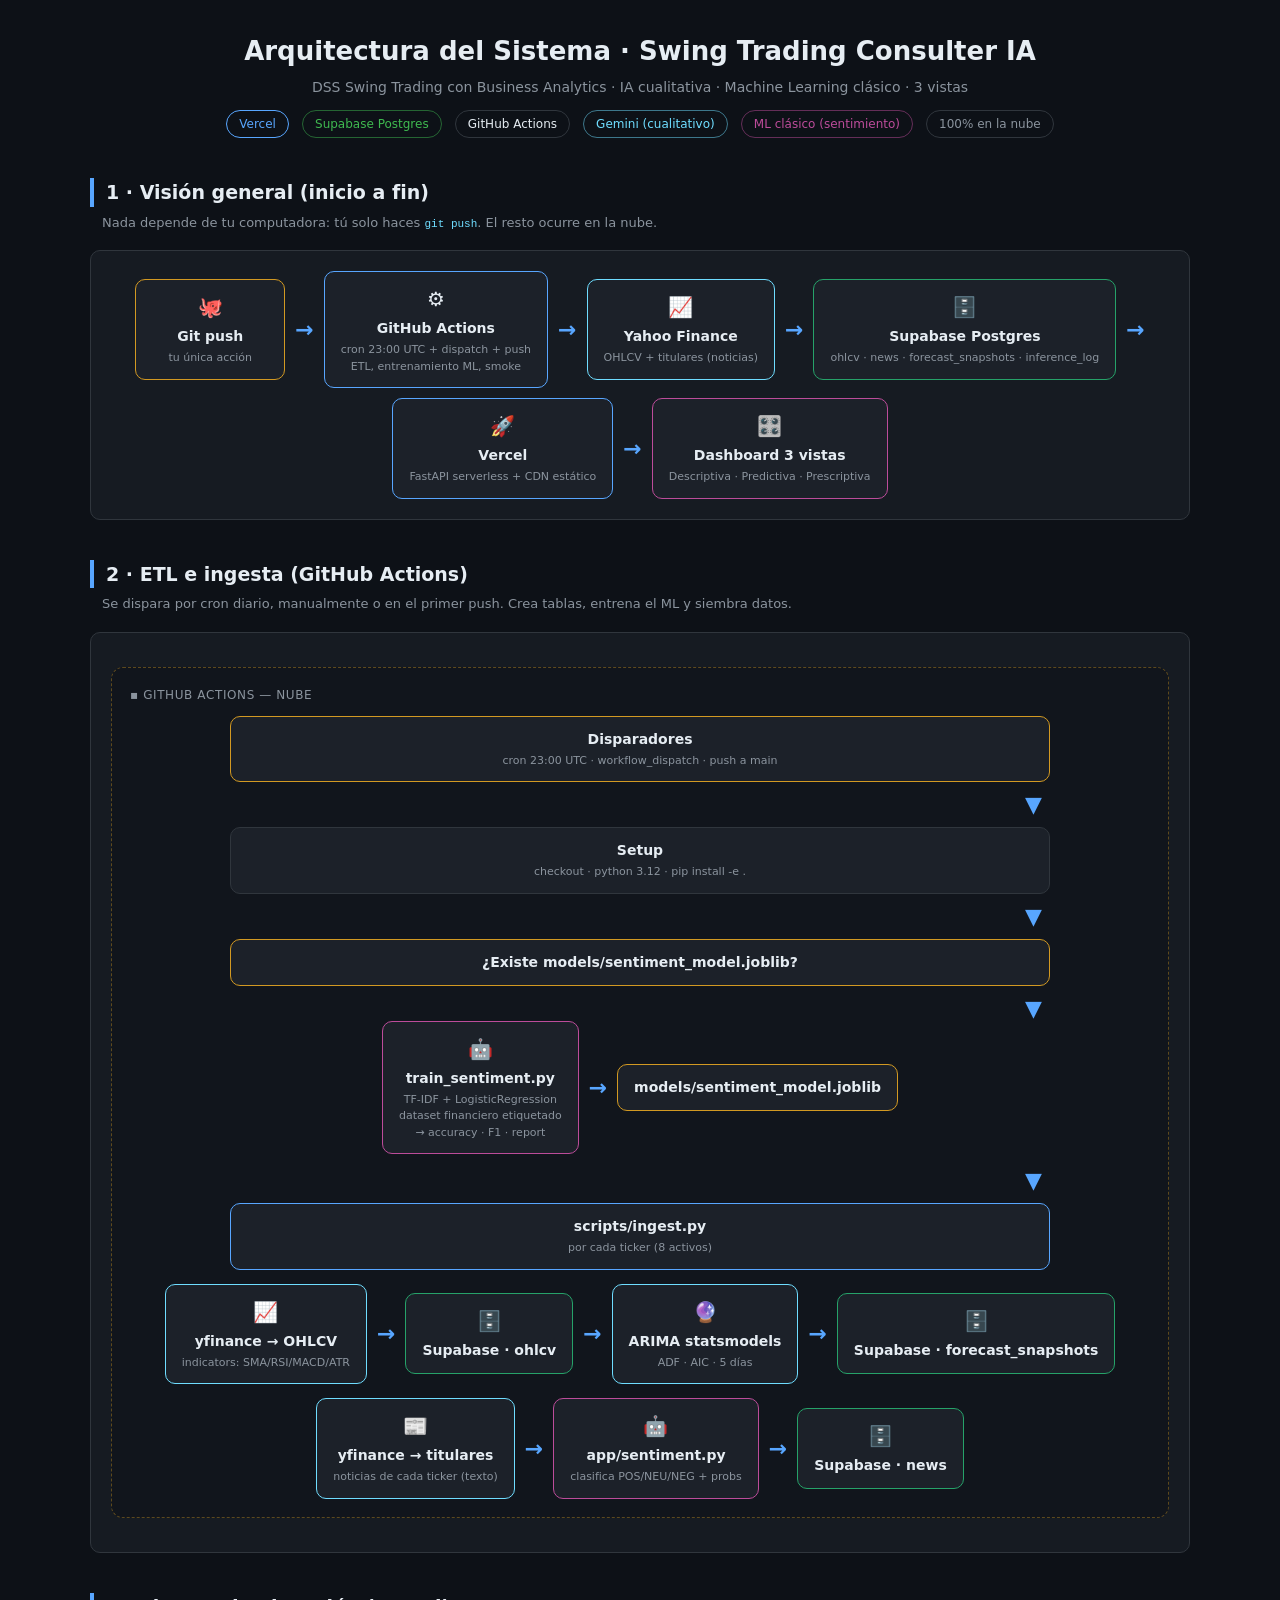
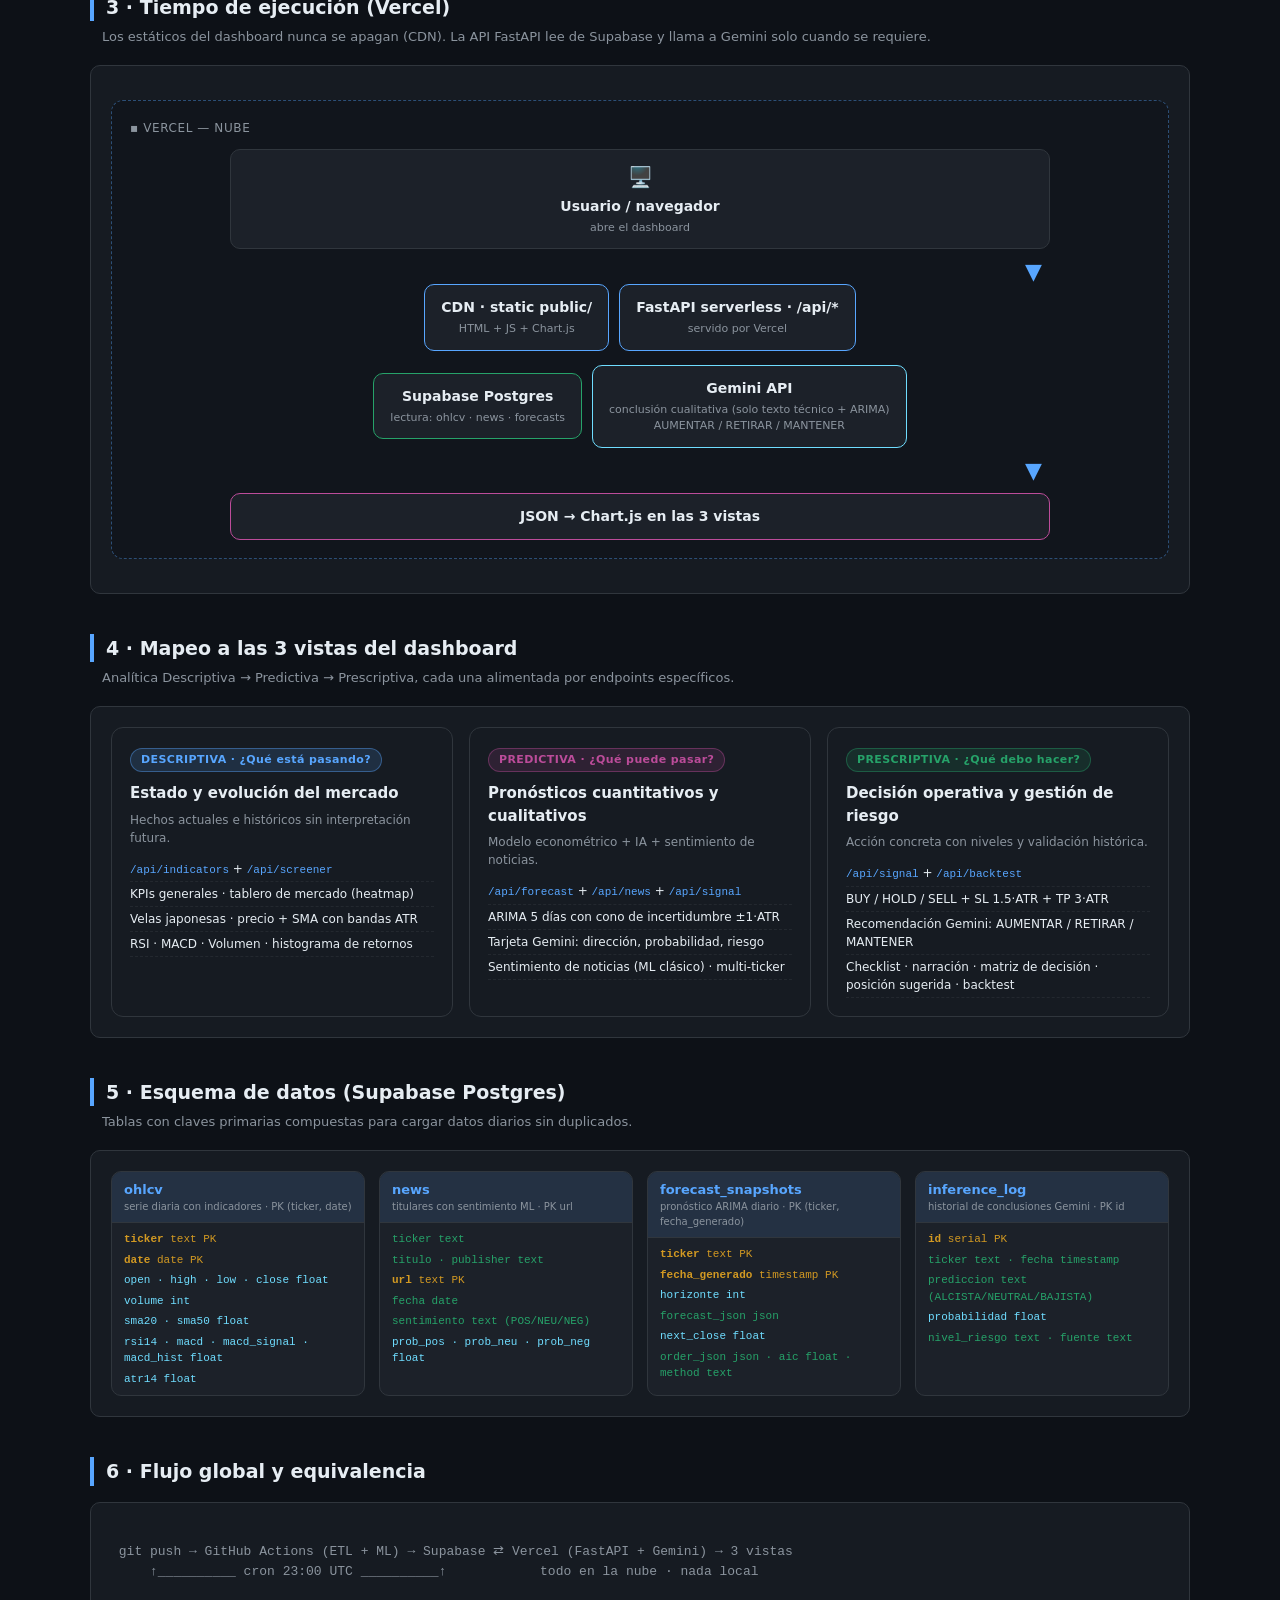
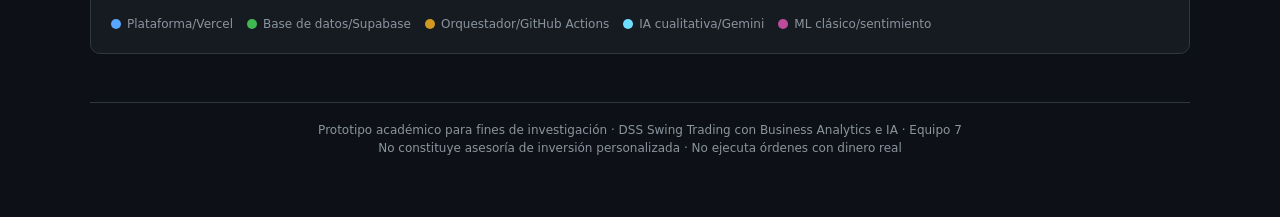
<file: docs/arquitectura.html>
<!DOCTYPE html>
<html lang="es">
<head>
<meta charset="UTF-8" />
<meta name="viewport" content="width=device-width, initial-scale=1.0" />
<title>Arquitectura del Sistema · Swing Trading Consulter IA</title>
<style>
  :root {
    --bg: #0d1117;
    --panel: #161b22;
    --panel2: #1c2129;
    --border: #30363d;
    --text: #e6edf3;
    --muted: #8b949e;
    --accent: #58a6ff;
    --green: #26a269;
    --red: #f14c4c;
    --yellow: #d29922;
    --purple: #bc4c9a;
    --cyan: #6fddff;
  }
  * { box-sizing: border-box; margin: 0; padding: 0; }
  body {
    background: var(--bg);
    color: var(--text);
    font-family: "Segoe UI", system-ui, -apple-system, sans-serif;
    line-height: 1.5;
    padding: 32px 20px 60px;
  }
  .wrap { max-width: 1100px; margin: 0 auto; }
  header { text-align: center; margin-bottom: 34px; }
  header h1 { font-size: 26px; color: var(--text); }
  header p { color: var(--muted); font-size: 14px; margin-top: 6px; }
  header .badge-row { margin-top: 12px; }
  .badge {
    display: inline-block; padding: 4px 12px; border-radius: 999px;
    border: 1px solid var(--border); color: var(--muted); font-size: 12px; margin: 0 4px;
  }
  .badge-supabase { border-color: rgba(63,185,80,.5); color: #3fb950; }
  .badge-gh { border-color: var(--border); color: var(--text); }
  .badge-vercel { border-color: var(--accent); color: var(--accent); }
  .badge-gemini { border-color: rgba(111,221,255,.5); color: var(--cyan); }
  .badge-ml { border-color: rgba(188,76,154,.5); color: var(--purple); }

  section { margin-top: 40px; }
  h2 {
    font-size: 19px; color: var(--text); margin-bottom: 6px;
    padding-left: 12px; border-left: 4px solid var(--accent);
  }
  .sub { color: var(--muted); font-size: 13px; margin-bottom: 18px; padding-left: 12px; }

  .card {
    background: var(--panel); border: 1px solid var(--border); border-radius: 10px;
    padding: 20px; margin: 16px 0;
  }

  /* ---------- Nodos de flujo ---------- */
  .flow { display: flex; flex-wrap: wrap; align-items: center; gap: 10px; justify-content: center; }
  .flow.v { flex-direction: column; align-items: stretch; max-width: 820px; margin: 0 auto; }
  .node {
    background: var(--panel2); border: 1px solid var(--border); border-radius: 10px;
    padding: 12px 16px; min-width: 150px; text-align: center;
  }
  .node b { display: block; font-size: 14px; }
  .node small { display: block; color: var(--muted); font-size: 11px; margin-top: 3px; }
  .node .ic { font-size: 20px; display: block; margin-bottom: 4px; }
  .arrow { color: var(--accent); font-size: 22px; font-weight: 700; }
  .arrow.down { writing-mode: vertical-rl; }

  .node.primary { border-color: var(--accent); }
  .node.green { border-color: var(--green); }
  .node.purple { border-color: var(--purple); }
  .node.cyan { border-color: var(--cyan); }
  .node.yellow { border-color: var(--yellow); }

  .box {
    background: rgba(13,17,23,.5); border: 1px dashed var(--border); border-radius: 12px;
    padding: 18px; margin: 14px 0;
  }
  .box .box-label {
    font-size: 12px; text-transform: uppercase; letter-spacing: .6px;
    color: var(--muted); margin-bottom: 12px;
  }
  .box.github { border-color: rgba(210,153,34,.4); }
  .box.vercel { border-color: rgba(88,166,255,.4); }
  .box.supabase { border-color: rgba(63,185,80,.4); }

  /* ---------- Esquema de datos ---------- */
  .schema { display: grid; grid-template-columns: repeat(auto-fit, minmax(240px, 1fr)); gap: 14px; }
  .table {
    background: var(--panel2); border: 1px solid var(--border); border-radius: 10px; overflow: hidden;
  }
  .table .t-head {
    background: rgba(88,166,255,.12); border-bottom: 1px solid var(--border);
    padding: 8px 12px; font-weight: 600; font-size: 13px; color: var(--accent);
  }
  .table .t-head small { color: var(--muted); font-weight: 400; display: block; font-size: 10px; }
  .table .t-body { padding: 6px 12px; font-family: "Cascadia Code", Consolas, monospace; font-size: 11px; }
  .table .t-body div { padding: 2px 0; color: var(--muted); }
  .table .t-body .pk { color: var(--yellow); }
  .table .t-body .num { color: var(--cyan); }
  .table .t-body .txt { color: var(--green); }

  /* ---------- Mapeo 3 vistas ---------- */
  .views { display: grid; grid-template-columns: repeat(auto-fit, minmax(280px, 1fr)); gap: 16px; }
  .view {
    background: var(--panel); border: 1px solid var(--border); border-radius: 12px;
    padding: 18px; position: relative;
  }
  .view .view-tag {
    display: inline-block; padding: 3px 10px; border-radius: 999px;
    font-size: 11px; font-weight: 600; letter-spacing: .4px; margin-bottom: 10px;
  }
  .tag-descr { background: rgba(88,166,255,.15); color: var(--accent); border: 1px solid rgba(88,166,255,.4); }
  .tag-pred { background: rgba(188,76,154,.15); color: var(--purple); border: 1px solid rgba(188,76,154,.4); }
  .tag-pres { background: rgba(38,162,105,.15); color: var(--green); border: 1px solid rgba(38,162,105,.4); }
  .view h3 { font-size: 15px; margin-bottom: 6px; }
  .view p { color: var(--muted); font-size: 12px; }
  .view ul { list-style: none; margin-top: 10px; }
  .view ul li { font-size: 12px; color: var(--text); padding: 3px 0; border-bottom: 1px dashed rgba(48,54,61,.5); }
  .view ul li b { font-family: "Cascadia Code", Consolas, monospace; font-size: 11px; color: var(--accent); font-weight: 500; }

  /* ---------- Leyenda / equilibrio ---------- */
  .legend { display: flex; flex-wrap: wrap; gap: 14px; margin-top: 8px; }
  .legend span { font-size: 12px; color: var(--muted); display: flex; align-items: center; gap: 6px; }
  .dot { width: 10px; height: 10px; border-radius: 50%; display: inline-block; }

  footer { margin-top: 48px; text-align: center; color: var(--muted); font-size: 12px; border-top: 1px solid var(--border); padding-top: 18px; }
  .hint { color: var(--muted); font-size: 12px; }
  .mono { font-family: "Cascadia Code", Consolas, monospace; font-size: 11px; color: var(--cyan); }
</style>
</head>
<body>
<div class="wrap">

  <header>
    <h1>Arquitectura del Sistema · Swing Trading Consulter IA</h1>
    <p>DSS Swing Trading con Business Analytics · IA cualitativa · Machine Learning clásico · 3 vistas</p>
    <div class="badge-row">
      <span class="badge badge-vercel">Vercel</span>
      <span class="badge badge-supabase">Supabase Postgres</span>
      <span class="badge badge-gh">GitHub Actions</span>
      <span class="badge badge-gemini">Gemini (cualitativo)</span>
      <span class="badge badge-ml">ML clásico (sentimiento)</span>
      <span class="badge">100% en la nube</span>
    </div>
  </header>

  <!-- ============ 1 · VISIÓN GENERAL ============ -->
  <section>
    <h2>1 · Visión general (inicio a fin)</h2>
    <p class="sub">Nada depende de tu computadora: tú solo haces <span class="mono">git push</span>. El resto ocurre en la nube.</p>
    <div class="card">
      <div class="flow">
        <div class="node yellow"><span class="ic">🐙</span><b>Git push</b><small>tu única acción</small></div>
        <div class="arrow">→</div>
        <div class="node primary"><span class="ic">⚙️</span><b>GitHub Actions</b><small>cron 23:00 UTC + dispatch + push<br/>ETL, entrenamiento ML, smoke</small></div>
        <div class="arrow">→</div>
        <div class="node cyan"><span class="ic">📈</span><b>Yahoo Finance</b><small>OHLCV + titulares (noticias)</small></div>
        <div class="arrow">→</div>
        <div class="node green"><span class="ic">🗄️</span><b>Supabase Postgres</b><small>ohlcv · news · forecast_snapshots · inference_log</small></div>
        <div class="arrow">→</div>
        <div class="node primary"><span class="ic">🚀</span><b>Vercel</b><small>FastAPI serverless + CDN estático</small></div>
        <div class="arrow">→</div>
        <div class="node purple"><span class="ic">🎛️</span><b>Dashboard 3 vistas</b><small>Descriptiva · Predictiva · Prescriptiva</small></div>
      </div>
    </div>
  </section>

  <!-- ============ 2 · ETL / INGESTA ============ -->
  <section>
    <h2>2 · ETL e ingesta (GitHub Actions)</h2>
    <p class="sub">Se dispara por cron diario, manualmente o en el primer push. Crea tablas, entrena el ML y siembra datos.</p>
    <div class="card">
      <div class="box github">
        <div class="box-label">▪ GitHub Actions — nube</div>
        <div class="flow v">
          <div class="node yellow"><b>Disparadores</b><small>cron 23:00 UTC · workflow_dispatch · push a main</small></div>
          <div class="arrow down">▼</div>
          <div class="node"><b>Setup</b><small>checkout · python 3.12 · pip install -e .</small></div>
          <div class="arrow down">▼</div>
          <div class="node yellow"><b>¿Existe models/sentiment_model.joblib?</b></div>
          <div class="arrow down">▼</div>
        </div>
        <div class="flow">
          <div class="node purple"><span class="ic">🤖</span><b>train_sentiment.py</b><small>TF-IDF + LogisticRegression<br/>dataset financiero etiquetado<br/>→ accuracy · F1 · report</small></div>
          <div class="arrow">→</div>
          <div class="node yellow"><b>models/sentiment_model.joblib</b></div>
        </div>
        <div class="flow v" style="margin-top: 14px;">
          <div class="arrow down">▼</div>
          <div class="node primary"><b>scripts/ingest.py</b><small>por cada ticker (8 activos)</small></div>
        </div>
        <div class="flow" style="margin-top: 14px;">
          <div class="node cyan"><span class="ic">📈</span><b>yfinance → OHLCV</b><small>indicators: SMA/RSI/MACD/ATR</small></div>
          <div class="arrow">→</div>
          <div class="node green"><span class="ic">🗄️</span><b>Supabase · ohlcv</b></div>
          <div class="arrow">→</div>
          <div class="node cyan"><span class="ic">🔮</span><b>ARIMA statsmodels</b><small>ADF · AIC · 5 días</small></div>
          <div class="arrow">→</div>
          <div class="node green"><span class="ic">🗄️</span><b>Supabase · forecast_snapshots</b></div>
        </div>
        <div class="flow" style="margin-top: 14px;">
          <div class="node cyan"><span class="ic">📰</span><b>yfinance → titulares</b><small>noticias de cada ticker (texto)</small></div>
          <div class="arrow">→</div>
          <div class="node purple"><span class="ic">🤖</span><b>app/sentiment.py</b><small>clasifica POS/NEU/NEG + probs</small></div>
          <div class="arrow">→</div>
          <div class="node green"><span class="ic">🗄️</span><b>Supabase · news</b></div>
        </div>
      </div>
    </div>
  </section>

  <!-- ============ 3 · RUNTIME VERCEL ============ -->
  <section>
    <h2>3 · Tiempo de ejecución (Vercel)</h2>
    <p class="sub">Los estáticos del dashboard nunca se apagan (CDN). La API FastAPI lee de Supabase y llama a Gemini solo cuando se requiere.</p>
    <div class="card">
      <div class="box vercel">
        <div class="box-label">▪ Vercel — nube</div>
        <div class="flow v">
          <div class="node"><span class="ic">🖥️</span><b>Usuario / navegador</b><small>abre el dashboard</small></div>
          <div class="arrow down">▼</div>
        </div>
        <div class="flow">
          <div class="node primary"><b>CDN · static public/</b><small>HTML + JS + Chart.js</small></div>
          <div class="node primary"><b>FastAPI serverless · /api/*</b><small>servido por Vercel</small></div>
        </div>
        <div class="flow" style="margin-top: 14px;">
          <div class="node green"><b>Supabase Postgres</b><small>lectura: ohlcv · news · forecasts</small></div>
          <div class="node cyan"><b>Gemini API</b><small>conclusión cualitativa (solo texto técnico + ARIMA)<br/>AUMENTAR / RETIRAR / MANTENER</small></div>
        </div>
        <div class="flow v" style="margin-top: 10px;">
          <div class="arrow down">▼</div>
          <div class="node purple"><b>JSON → Chart.js en las 3 vistas</b></div>
        </div>
      </div>
    </div>
  </section>

  <!-- ============ 4 · MAPEO 3 VISTAS ============ -->
  <section>
    <h2>4 · Mapeo a las 3 vistas del dashboard</h2>
    <p class="sub">Analítica Descriptiva → Predictiva → Prescriptiva, cada una alimentada por endpoints específicos.</p>
    <div class="card">
      <div class="views">
        <div class="view">
          <span class="view-tag tag-descr">DESCRIPTIVA · ¿Qué está pasando?</span>
          <h3>Estado y evolución del mercado</h3>
          <p>Hechos actuales e históricos sin interpretación futura.</p>
          <ul>
            <li><b>/api/indicators</b> + <b>/api/screener</b></li>
            <li>KPIs generales · tablero de mercado (heatmap)</li>
            <li>Velas japonesas · precio + SMA con bandas ATR</li>
            <li>RSI · MACD · Volumen · histograma de retornos</li>
          </ul>
        </div>
        <div class="view">
          <span class="view-tag tag-pred">PREDICTIVA · ¿Qué puede pasar?</span>
          <h3>Pronósticos cuantitativos y cualitativos</h3>
          <p>Modelo econométrico + IA + sentimiento de noticias.</p>
          <ul>
            <li><b>/api/forecast</b> + <b>/api/news</b> + <b>/api/signal</b></li>
            <li>ARIMA 5 días con cono de incertidumbre ±1·ATR</li>
            <li>Tarjeta Gemini: dirección, probabilidad, riesgo</li>
            <li>Sentimiento de noticias (ML clásico) · multi-ticker</li>
          </ul>
        </div>
        <div class="view">
          <span class="view-tag tag-pres">PRESCRIPTIVA · ¿Qué debo hacer?</span>
          <h3>Decisión operativa y gestión de riesgo</h3>
          <p>Acción concreta con niveles y validación histórica.</p>
          <ul>
            <li><b>/api/signal</b> + <b>/api/backtest</b></li>
            <li>BUY / HOLD / SELL + SL 1.5·ATR + TP 3·ATR</li>
            <li>Recomendación Gemini: AUMENTAR / RETIRAR / MANTENER</li>
            <li>Checklist · narración · matriz de decisión · posición sugerida · backtest</li>
          </ul>
        </div>
      </div>
    </div>
  </section>

  <!-- ============ 5 · ESQUEMA DE DATOS ============ -->
  <section>
    <h2>5 · Esquema de datos (Supabase Postgres)</h2>
    <p class="sub">Tablas con claves primarias compuestas para cargar datos diarios sin duplicados.</p>
    <div class="card">
      <div class="schema">
        <div class="table">
          <div class="t-head">ohlcv<small>serie diaria con indicadores · PK (ticker, date)</small></div>
          <div class="t-body">
            <div class="pk"><b>ticker</b> text PK</div>
            <div class="pk"><b>date</b> date PK</div>
            <div class="num">open · high · low · close float</div>
            <div class="num">volume int</div>
            <div class="num">sma20 · sma50 float</div>
            <div class="num">rsi14 · macd · macd_signal · macd_hist float</div>
            <div class="num">atr14 float</div>
          </div>
        </div>
        <div class="table">
          <div class="t-head">news<small>titulares con sentimiento ML · PK url</small></div>
          <div class="t-body">
            <div class="txt">ticker text</div>
            <div class="txt">titulo · publisher text</div>
            <div class="pk"><b>url</b> text PK</div>
            <div class="txt">fecha date</div>
            <div class="txt">sentimiento text (POS/NEU/NEG)</div>
            <div class="num">prob_pos · prob_neu · prob_neg float</div>
          </div>
        </div>
        <div class="table">
          <div class="t-head">forecast_snapshots<small>pronóstico ARIMA diario · PK (ticker, fecha_generado)</small></div>
          <div class="t-body">
            <div class="pk"><b>ticker</b> text PK</div>
            <div class="pk"><b>fecha_generado</b> timestamp PK</div>
            <div class="num">horizonte int</div>
            <div class="txt">forecast_json json</div>
            <div class="num">next_close float</div>
            <div class="txt">order_json json · aic float · method text</div>
          </div>
        </div>
        <div class="table">
          <div class="t-head">inference_log<small>historial de conclusiones Gemini · PK id</small></div>
          <div class="t-body">
            <div class="pk"><b>id</b> serial PK</div>
            <div class="txt">ticker text · fecha timestamp</div>
            <div class="txt">prediccion text (ALCISTA/NEUTRAL/BAJISTA)</div>
            <div class="num">probabilidad float</div>
            <div class="txt">nivel_riesgo text · fuente text</div>
          </div>
        </div>
      </div>
    </div>
  </section>

  <!-- ============ 6 · FLUJO GLOBAL ============ -->
  <section>
    <h2>6 · Flujo global y equivalencia</h2>
    <div class="card">
      <div style="font-family:'Cascadia Code',Consolas,monospace; font-size:13px; color:var(--muted); white-space:pre; overflow-x:auto;">
 git push → GitHub Actions (ETL + ML) → Supabase ⇄ Vercel (FastAPI + Gemini) → 3 vistas
     ↑__________ cron 23:00 UTC __________↑            todo en la nube · nada local
      </div>
      <div class="legend" style="margin-top: 14px;">
        <span><span class="dot" style="background:var(--accent)"></span> Plataforma/Vercel</span>
        <span><span class="dot" style="background:#3fb950"></span> Base de datos/Supabase</span>
        <span><span class="dot" style="background:var(--yellow)"></span> Orquestador/GitHub Actions</span>
        <span><span class="dot" style="background:var(--cyan)"></span> IA cualitativa/Gemini</span>
        <span><span class="dot" style="background:var(--purple)"></span> ML clásico/sentimiento</span>
      </div>
    </div>
  </section>

  <footer>
    Prototipo académico para fines de investigación · DSS Swing Trading con Business Analytics e IA · Equipo 7<br/>
    No constituye asesoría de inversión personalizada · No ejecuta órdenes con dinero real
  </footer>

</div>
</body>
</html>
</file>
